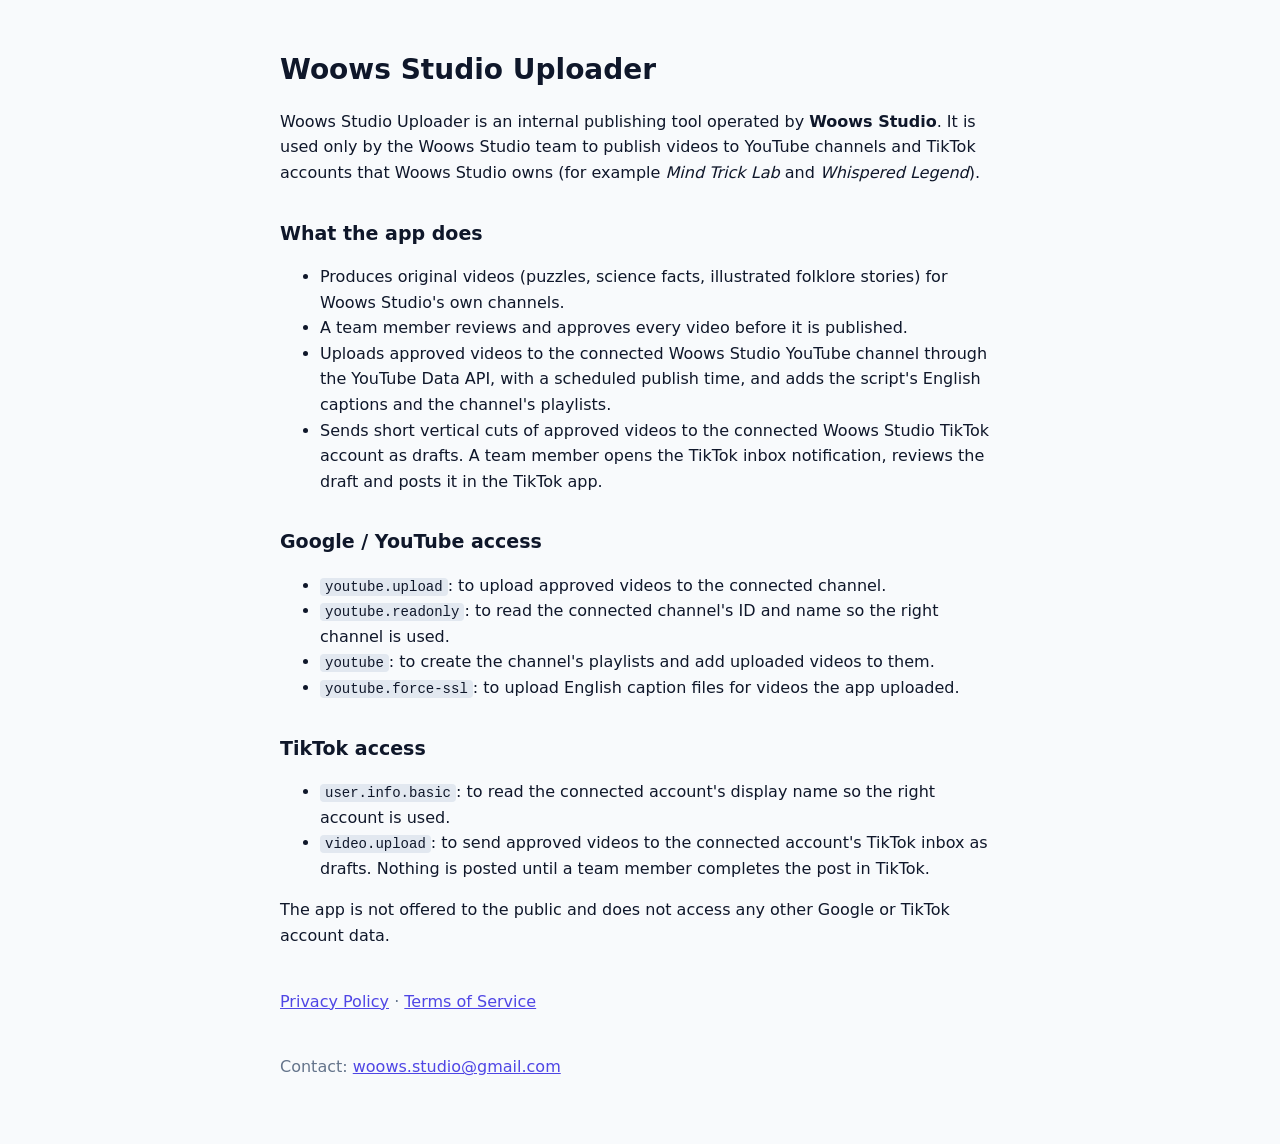
<file: index.html>
<!doctype html>
<html lang="en">
<head>
<meta charset="utf-8">
<meta name="viewport" content="width=device-width, initial-scale=1">
<title>Woows Studio Uploader</title>
<link rel="stylesheet" href="style.css">
</head>
<body>
<main>
  <h1>Woows Studio Uploader</h1>
  <p>Woows Studio Uploader is an internal publishing tool operated by <strong>Woows Studio</strong>.
     It is used only by the Woows Studio team to publish videos to YouTube channels and TikTok accounts that Woows Studio owns
     (for example <em>Mind Trick Lab</em> and <em>Whispered Legend</em>).</p>

  <h2>What the app does</h2>
  <ul>
    <li>Produces original videos (puzzles, science facts, illustrated folklore stories) for Woows Studio's own channels.</li>
    <li>A team member reviews and approves every video before it is published.</li>
    <li>Uploads approved videos to the connected Woows Studio YouTube channel through the YouTube Data API, with a scheduled publish time,
        and adds the script's English captions and the channel's playlists.</li>
    <li>Sends short vertical cuts of approved videos to the connected Woows Studio TikTok account as drafts. A team member opens the
        TikTok inbox notification, reviews the draft and posts it in the TikTok app.</li>
  </ul>

  <h2>Google / YouTube access</h2>
  <ul>
    <li><code>youtube.upload</code>: to upload approved videos to the connected channel.</li>
    <li><code>youtube.readonly</code>: to read the connected channel's ID and name so the right channel is used.</li>
    <li><code>youtube</code>: to create the channel's playlists and add uploaded videos to them.</li>
    <li><code>youtube.force-ssl</code>: to upload English caption files for videos the app uploaded.</li>
  </ul>

  <h2>TikTok access</h2>
  <ul>
    <li><code>user.info.basic</code>: to read the connected account's display name so the right account is used.</li>
    <li><code>video.upload</code>: to send approved videos to the connected account's TikTok inbox as drafts. Nothing is posted
        until a team member completes the post in TikTok.</li>
  </ul>
  <p>The app is not offered to the public and does not access any other Google or TikTok account data.</p>

  <p class="links"><a href="privacy.html">Privacy Policy</a> · <a href="terms.html">Terms of Service</a></p>
  <p class="contact">Contact: <a href="mailto:woows.studio@gmail.com">woows.studio@gmail.com</a></p>
</main>
</body>
</html>
</file>
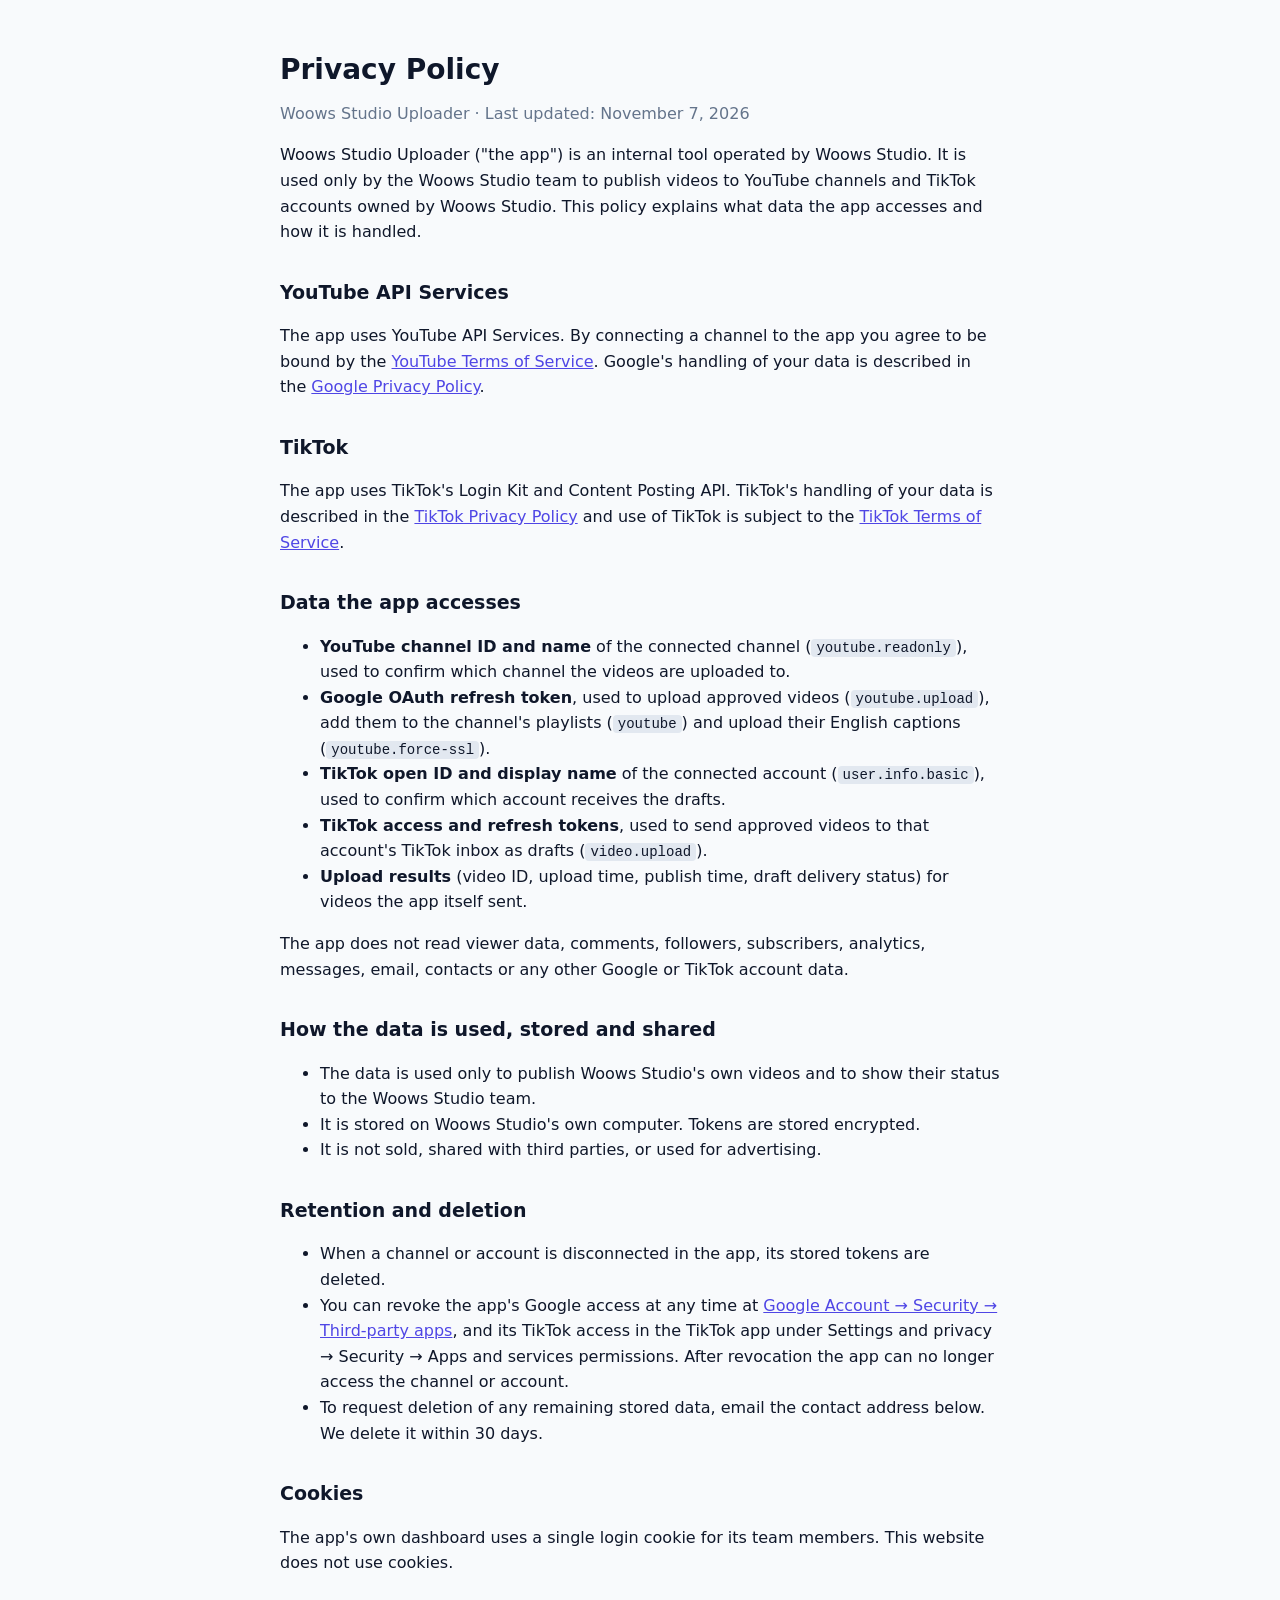
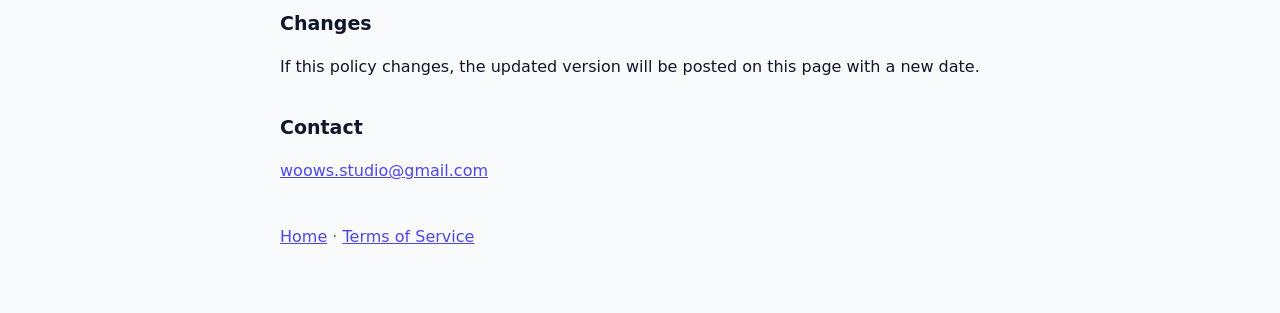
<file: privacy.html>
<!doctype html>
<html lang="en">
<head>
<meta charset="utf-8">
<meta name="viewport" content="width=device-width, initial-scale=1">
<title>Privacy Policy - Woows Studio Uploader</title>
<link rel="stylesheet" href="style.css">
</head>
<body>
<main>
  <h1>Privacy Policy</h1>
  <p class="meta">Woows Studio Uploader · Last updated: November 7, 2026</p>

  <p>Woows Studio Uploader ("the app") is an internal tool operated by Woows Studio. It is used only by the Woows Studio team
     to publish videos to YouTube channels and TikTok accounts owned by Woows Studio. This policy explains what data the app accesses
     and how it is handled.</p>

  <h2>YouTube API Services</h2>
  <p>The app uses YouTube API Services. By connecting a channel to the app you agree to be bound by the
     <a href="https://www.youtube.com/t/terms">YouTube Terms of Service</a>. Google's handling of your data is described in the
     <a href="https://policies.google.com/privacy">Google Privacy Policy</a>.</p>

  <h2>TikTok</h2>
  <p>The app uses TikTok's Login Kit and Content Posting API. TikTok's handling of your data is described in the
     <a href="https://www.tiktok.com/legal/privacy-policy">TikTok Privacy Policy</a> and use of TikTok is subject to the
     <a href="https://www.tiktok.com/legal/terms-of-service">TikTok Terms of Service</a>.</p>

  <h2>Data the app accesses</h2>
  <ul>
    <li><strong>YouTube channel ID and name</strong> of the connected channel (<code>youtube.readonly</code>), used to confirm which
        channel the videos are uploaded to.</li>
    <li><strong>Google OAuth refresh token</strong>, used to upload approved videos (<code>youtube.upload</code>), add them to the
        channel's playlists (<code>youtube</code>) and upload their English captions (<code>youtube.force-ssl</code>).</li>
    <li><strong>TikTok open ID and display name</strong> of the connected account (<code>user.info.basic</code>), used to confirm which
        account receives the drafts.</li>
    <li><strong>TikTok access and refresh tokens</strong>, used to send approved videos to that account's TikTok inbox as drafts
        (<code>video.upload</code>).</li>
    <li><strong>Upload results</strong> (video ID, upload time, publish time, draft delivery status) for videos the app itself sent.</li>
  </ul>
  <p>The app does not read viewer data, comments, followers, subscribers, analytics, messages, email, contacts or any other Google
     or TikTok account data.</p>

  <h2>How the data is used, stored and shared</h2>
  <ul>
    <li>The data is used only to publish Woows Studio's own videos and to show their status to the Woows Studio team.</li>
    <li>It is stored on Woows Studio's own computer. Tokens are stored encrypted.</li>
    <li>It is not sold, shared with third parties, or used for advertising.</li>
  </ul>

  <h2>Retention and deletion</h2>
  <ul>
    <li>When a channel or account is disconnected in the app, its stored tokens are deleted.</li>
    <li>You can revoke the app's Google access at any time at
        <a href="https://myaccount.google.com/permissions">Google Account → Security → Third-party apps</a>,
        and its TikTok access in the TikTok app under Settings and privacy → Security → Apps and services permissions.
        After revocation the app can no longer access the channel or account.</li>
    <li>To request deletion of any remaining stored data, email the contact address below. We delete it within 30 days.</li>
  </ul>

  <h2>Cookies</h2>
  <p>The app's own dashboard uses a single login cookie for its team members. This website does not use cookies.</p>

  <h2>Changes</h2>
  <p>If this policy changes, the updated version will be posted on this page with a new date.</p>

  <h2>Contact</h2>
  <p><a href="mailto:woows.studio@gmail.com">woows.studio@gmail.com</a></p>

  <p class="links"><a href="index.html">Home</a> · <a href="terms.html">Terms of Service</a></p>
</main>
</body>
</html>
</file>
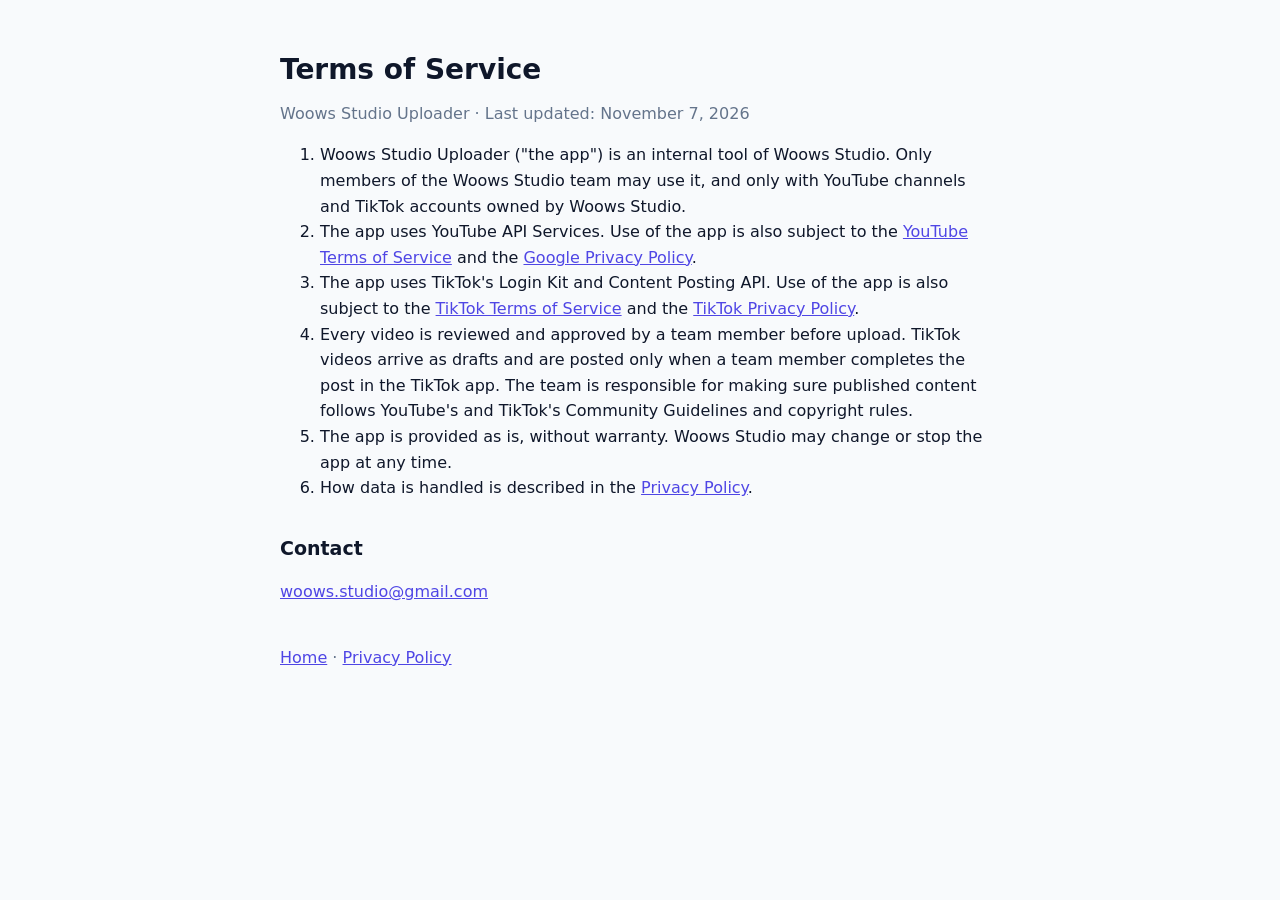
<file: terms.html>
<!doctype html>
<html lang="en">
<head>
<meta charset="utf-8">
<meta name="viewport" content="width=device-width, initial-scale=1">
<title>Terms of Service - Woows Studio Uploader</title>
<link rel="stylesheet" href="style.css">
</head>
<body>
<main>
  <h1>Terms of Service</h1>
  <p class="meta">Woows Studio Uploader · Last updated: November 7, 2026</p>

  <ol>
    <li>Woows Studio Uploader ("the app") is an internal tool of Woows Studio. Only members of the Woows Studio team may use it,
        and only with YouTube channels and TikTok accounts owned by Woows Studio.</li>
    <li>The app uses YouTube API Services. Use of the app is also subject to the
        <a href="https://www.youtube.com/t/terms">YouTube Terms of Service</a> and the
        <a href="https://policies.google.com/privacy">Google Privacy Policy</a>.</li>
    <li>The app uses TikTok's Login Kit and Content Posting API. Use of the app is also subject to the
        <a href="https://www.tiktok.com/legal/terms-of-service">TikTok Terms of Service</a> and the
        <a href="https://www.tiktok.com/legal/privacy-policy">TikTok Privacy Policy</a>.</li>
    <li>Every video is reviewed and approved by a team member before upload. TikTok videos arrive as drafts and are posted only
        when a team member completes the post in the TikTok app. The team is responsible for making sure published content follows
        YouTube's and TikTok's Community Guidelines and copyright rules.</li>
    <li>The app is provided as is, without warranty. Woows Studio may change or stop the app at any time.</li>
    <li>How data is handled is described in the <a href="privacy.html">Privacy Policy</a>.</li>
  </ol>

  <h2>Contact</h2>
  <p><a href="mailto:woows.studio@gmail.com">woows.studio@gmail.com</a></p>

  <p class="links"><a href="index.html">Home</a> · <a href="privacy.html">Privacy Policy</a></p>
</main>
</body>
</html>
</file>
<file: style.css>
body { margin: 0; background: #f8fafc; color: #0f172a; font: 16px/1.6 system-ui, -apple-system, "Segoe UI", sans-serif; }
main { max-width: 720px; margin: 0 auto; padding: 48px 24px; }
h1 { font-size: 28px; margin: 0 0 8px; }
h2 { font-size: 19px; margin-top: 32px; }
a { color: #4f46e5; }
code { background: #e2e8f0; padding: 1px 5px; border-radius: 4px; font-size: 14px; }
.meta { color: #64748b; margin-top: 0; }
.links, .contact { margin-top: 40px; color: #64748b; }
</file>
